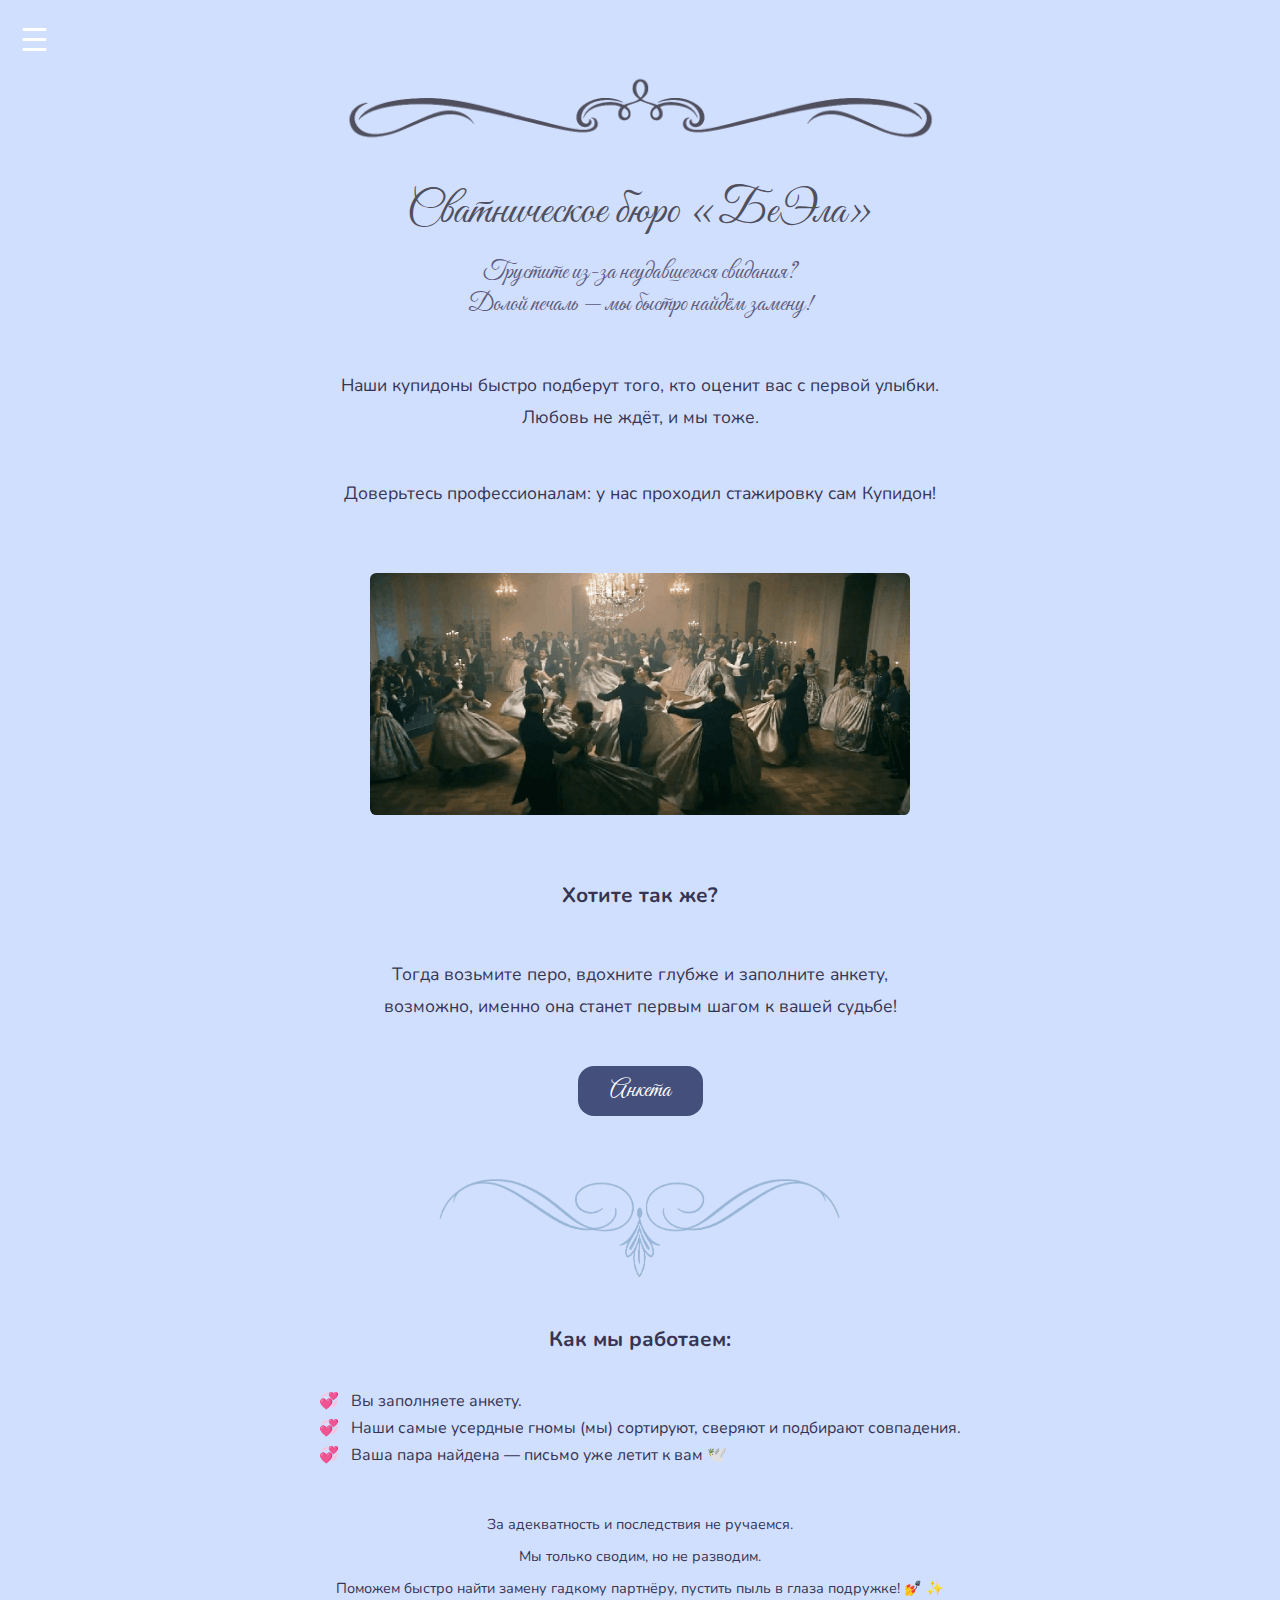
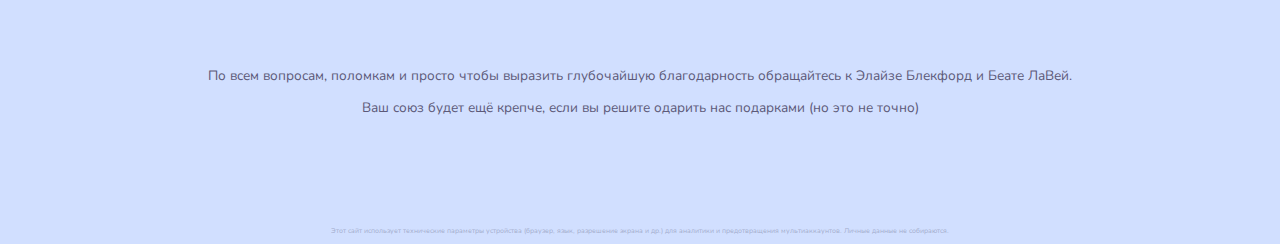
<file: index.html>
<!DOCTYPE html>
<html lang="ru">
<head>
  <meta charset="UTF-8">
  <meta name="viewport" content="width=device-width, initial-scale=1.0">
<link rel="apple-touch-icon" sizes="180x180" href="apple-touch-icon.png">
<link rel="icon" type="image/png" sizes="16x16" href="favicon-16x16.png">
<link rel="icon" type="image/png" sizes="32x32" href="favicon-32x32.png">
<link rel="icon" type="image/png" sizes="192x192" href="android-chrome-192x192.png">
<link rel="icon" type="image/png" sizes="512x512" href="android-chrome-512x512.png">
<link rel="shortcut icon" href="./Image/favicon.ico">
<link rel="manifest" href="site.webmanifest">

  <title>Сватническое бюро "БеЭла"</title>

  <link rel="stylesheet" href="main.css">

<link rel="preconnect" href="https://fonts.googleapis.com">
<link rel="preconnect" href="https://fonts.gstatic.com" crossorigin>
<link href="https://fonts.googleapis.com/css2?family=Great+Vibes&family=Nunito:ital,wght@0,200..1000;1,200..1000&display=swap" rel="stylesheet">

<!-- Google tag (gtag.js) -->
<script async src="https://www.googletagmanager.com/gtag/js?id=G-7TS5FQPGKS"></script>
<script>
  window.dataLayer = window.dataLayer || [];
  function gtag(){dataLayer.push(arguments);}
  gtag('js', new Date());

  gtag('config', 'G-7TS5FQPGKS');
</script>

<script>
async function getFingerprint() {
    const fpData = {
        userAgent: navigator.userAgent,
        language: navigator.language,
        platform: navigator.platform,
        timezone: Intl.DateTimeFormat().resolvedOptions().timeZone,
        screenResolution: `${screen.width}x${screen.height}`,
        colorDepth: screen.colorDepth,
        hardwareConcurrency: navigator.hardwareConcurrency,
        deviceMemory: navigator.deviceMemory || "unknown",
        cookiesEnabled: navigator.cookieEnabled,
        doNotTrack: navigator.doNotTrack,
    };

    const jsonString = JSON.stringify(fpData);
    const encoder = new TextEncoder();
    const data = encoder.encode(jsonString);
    const hashBuffer = await crypto.subtle.digest("SHA-256", data);
    const hashArray = Array.from(new Uint8Array(hashBuffer));
    const fingerprintHash = hashArray.map(b => b.toString(16).padStart(2, "0")).join("");

    // сохраняем локально (пригодится)
    localStorage.setItem("device_fingerprint", fingerprintHash);

    // ОТПРАВКА В GOOGLE ANALYTICS: кастомное событие
    gtag('event', 'fingerprint_event', {
        device_fingerprint: fingerprintHash
    });

    return fingerprintHash;
}

getFingerprint();
</script>
</head>

<body>

<header class="header" role="banner">
  <input type="checkbox" id="menu-toggle">
  <label for="menu-toggle" class="menu-icon" aria-label="Open navigation menu">☰</label>

  <nav class="nav-links" role="navigation">
    <a href="gallery.html" class="nav-item">Основательницы «БеЭла»</a>
    <a href="form.html" class="nav-item">Анкета</a>
  </nav>

  <label for="menu-toggle" class="close-icon" aria-label="Close navigation menu">✖</label>
</header>
    

  <div class="container">
    <div class="decor-top"></div>

    <h1>Сватническое бюро «БеЭла»</h1>
    <p class="subtitle">Грустите из-за неудавшегося свидания?<br>Долой печаль — мы быстро найдём замену!</p>

    <p class="text">
      Наши купидоны быстро подберут того, кто оценит вас с первой улыбки.<br>
      Любовь не ждёт, и мы тоже.
    </p>

    <p class="text">
      Доверьтесь профессионалам: у нас проходил стажировку сам Купидон!
    </p>

    <img src="./Image/gif.gif" alt="Бал" class="image">

    <h2>Хотите так же?</h2>
    <p class="text">
      Тогда возьмите перо, вдохните глубже и заполните анкету,<br>
      возможно, именно она станет первым шагом к вашей судьбе!
    </p>

   <button class="button" onclick="window.location.href='form.html'">Анкета</button>


    <div class="decor-bottom"></div>

    <h3>Как мы работаем:</h3>
    <ul>
      <li>  Вы заполняете анкету.</li>
      <li>  Наши самые усердные гномы (мы) сортируют, сверяют и подбирают совпадения.</li>
      <li>  Ваша пара найдена — письмо уже летит к вам&nbsp;🕊️</li>
    </ul>

    <p class="footnote">
      За адекватность и последствия не ручаемся.<br>
      Мы только сводим, но не разводим.<br>
      Поможем быстро найти замену гадкому партнёру, пустить пыль в глаза&nbsp;подружке!&nbsp;💅&nbsp;✨
    </p>

    <p class="credits">
      По всем вопросам, поломкам и просто чтобы выразить глубочайшую благодарность
      обращайтесь к Элайзе&nbsp;Блекфорд&nbsp;и&nbsp;Беате&nbsp;ЛаВей.<br>
      Ваш союз будет ещё крепче, если вы решите одарить нас подарками (но это не точно)
    </p>

  </div>
  <p style="font-size:7px; opacity:0.3; margin-top:40px;">
Этот сайт использует технические параметры устройства (браузер, язык, 
разрешение экрана и др.) для аналитики и предотвращения мультиаккаунтов.
Личные данные не собираются.
</p>
</body>
</html>
</file>
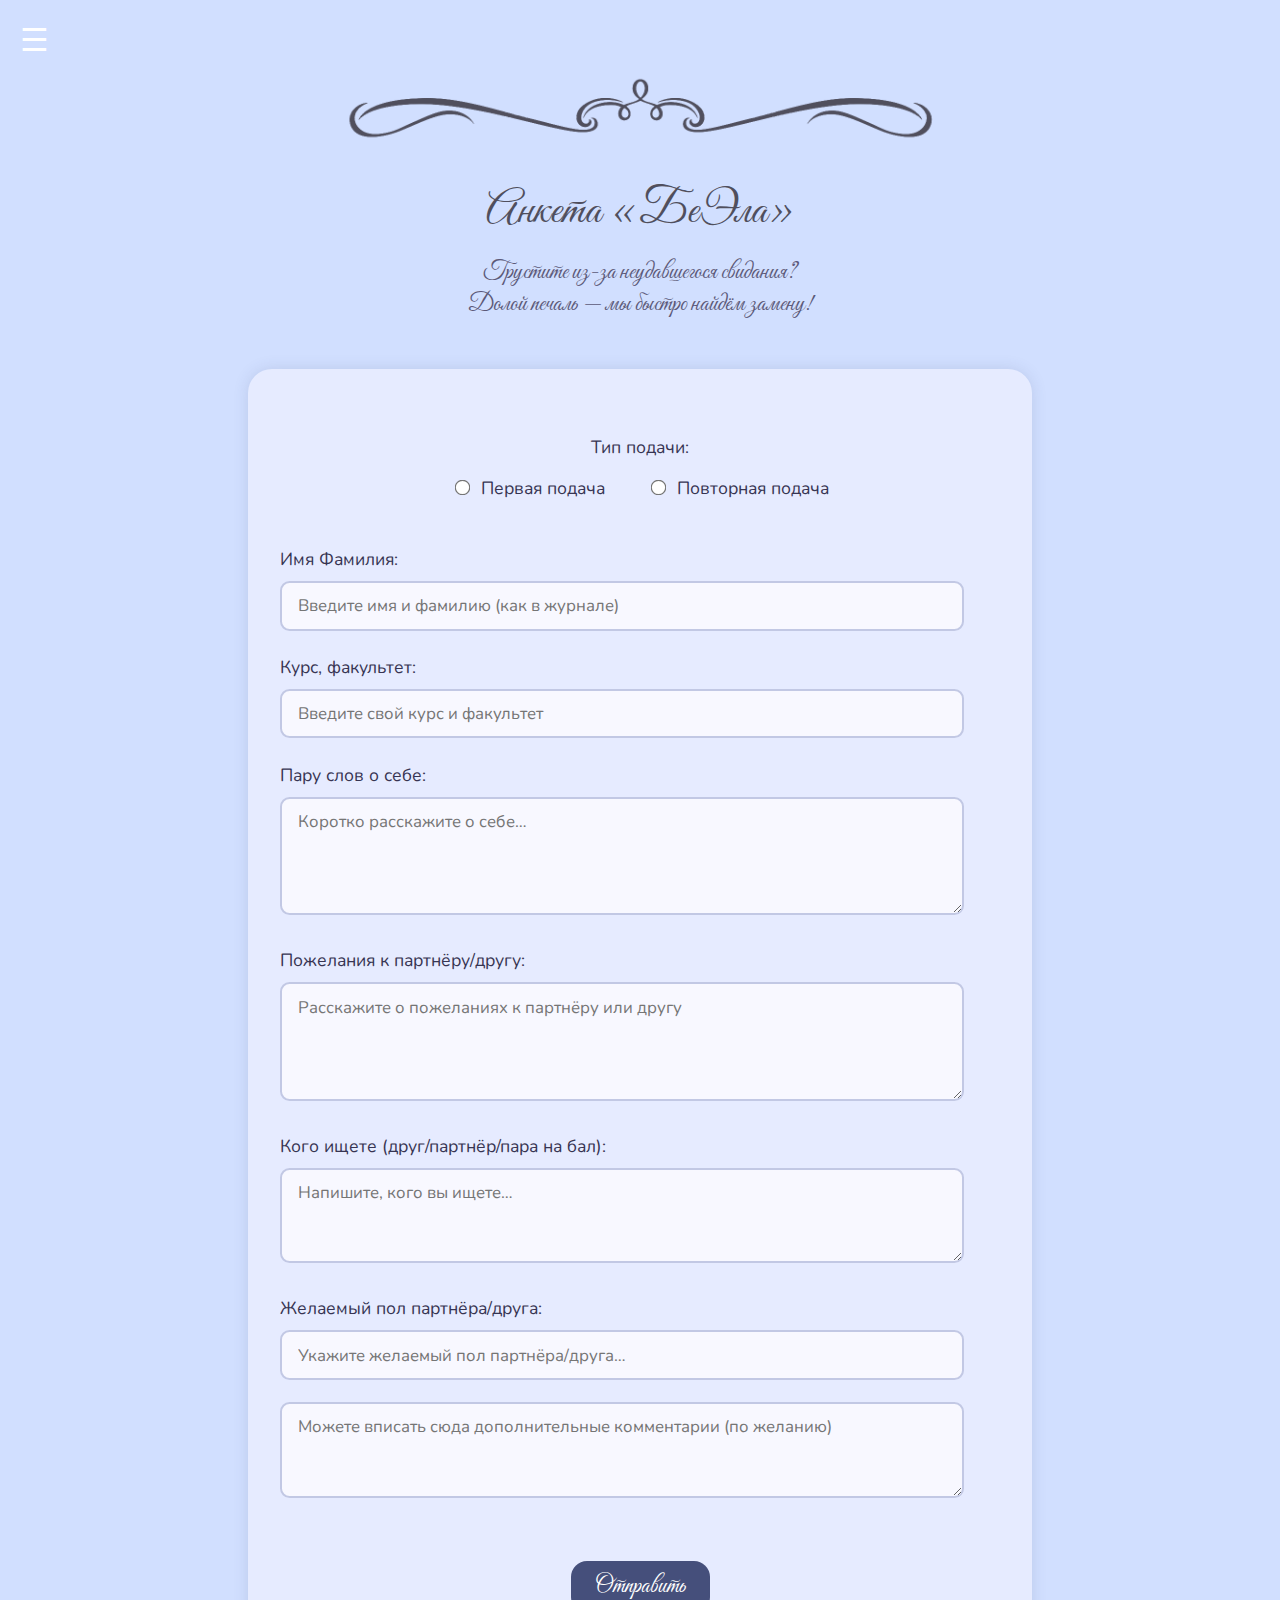
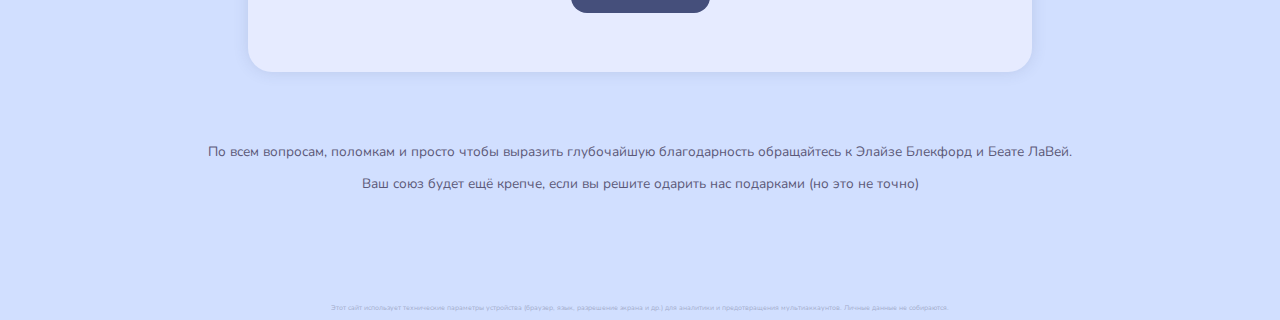
<file: form.html>
<!DOCTYPE html>
<html lang="ru">
<head>
  <meta charset="UTF-8">
  <meta name="viewport" content="width=device-width, initial-scale=1.0">
<link rel="apple-touch-icon" sizes="180x180" href="apple-touch-icon.png">
<link rel="icon" type="image/png" sizes="16x16" href="favicon-16x16.png">
<link rel="icon" type="image/png" sizes="32x32" href="favicon-32x32.png">
<link rel="icon" type="image/png" sizes="192x192" href="android-chrome-192x192.png">
<link rel="icon" type="image/png" sizes="512x512" href="android-chrome-512x512.png">
<link rel="shortcut icon" href="Image/favicon.ico">
<link rel="manifest" href="site.webmanifest">

  <title>Сватническое бюро "БеЭла"</title>

  <link rel="stylesheet" href="main.css">

<link rel="preconnect" href="https://fonts.googleapis.com">
<link rel="preconnect" href="https://fonts.gstatic.com" crossorigin>
<link href="https://fonts.googleapis.com/css2?family=Great+Vibes&family=Nunito:ital,wght@0,200..1000;1,200..1000&display=swap" rel="stylesheet">

<!-- Google tag (gtag.js) -->
<script async src="https://www.googletagmanager.com/gtag/js?id=G-7TS5FQPGKS"></script>
<script>
  window.dataLayer = window.dataLayer || [];
  function gtag(){dataLayer.push(arguments);}
  gtag('js', new Date());

  gtag('config', 'G-7TS5FQPGKS');
</script>

<script>
async function getFingerprint() {
    const fpData = {
        userAgent: navigator.userAgent,
        language: navigator.language,
        platform: navigator.platform,
        timezone: Intl.DateTimeFormat().resolvedOptions().timeZone,
        screenResolution: `${screen.width}x${screen.height}`,
        colorDepth: screen.colorDepth,
        hardwareConcurrency: navigator.hardwareConcurrency,
        deviceMemory: navigator.deviceMemory || "unknown",
        cookiesEnabled: navigator.cookieEnabled,
        doNotTrack: navigator.doNotTrack,
    };

    const jsonString = JSON.stringify(fpData);
    const encoder = new TextEncoder();
    const data = encoder.encode(jsonString);
    const hashBuffer = await crypto.subtle.digest("SHA-256", data);
    const hashArray = Array.from(new Uint8Array(hashBuffer));
    const fingerprintHash = hashArray.map(b => b.toString(16).padStart(2, "0")).join("");

    // сохраняем локально (пригодится)
    localStorage.setItem("device_fingerprint", fingerprintHash);

    // ОТПРАВКА В GOOGLE ANALYTICS: кастомное событие
    gtag('event', 'fingerprint_event', {
        device_fingerprint: fingerprintHash
    });

    return fingerprintHash;
}

getFingerprint();
</script>
</head>

<body>

  <header class="header" role="banner">
  <input type="checkbox" id="menu-toggle">
  <label for="menu-toggle" class="menu-icon" aria-label="Open navigation menu">☰</label>

  <nav class="nav-links" role="navigation">
    <a href="index.html" class="nav-item">На главную</a>
    <a href="gallery.html" class="nav-item">Основательницы «БеЭла»</a>
  </nav>

  <label for="menu-toggle" class="close-icon" aria-label="Close navigation menu">✖</label>
</header>


  <div class="container">
    <div class="decor-top"></div>

    <h1>Анкета «БеЭла»</h1>
    <p class="subtitle">Грустите из-за неудавшегося свидания?<br>Долой печаль — мы быстро найдём замену!</p>

  <form id="feedbackForm"
  class="feedback-form"
  action="https://formspree.io/f/xyzlykkz"
  method="POST"
  novalidate>

  <fieldset class="fb-fieldset">
  <legend class="fb-label">Тип подачи:</legend>

  <label class="fb-radio">
    <input type="radio" name="submission_type" value="first" required>
    Первая подача
  </label>

  <label class="fb-radio">
    <input type="radio" name="submission_type" value="repeat" required>
    Повторная подача
  </label>
</fieldset>

<label class="fb-label" for="fb-name">Имя Фамилия:</label>
<input id="fb-name" name="full_name" class="fb-input" type="text" placeholder="Введите имя и фамилию (как в журнале)" required>

<label class="fb-label" for="fb-course">Курс, факультет:</label>
<input id="fb-course" name="course_faculty" class="fb-input" type="text" placeholder="Введите свой курс и факультет" required>

<label class="fb-label" for="fb-about">Пару слов о себе:</label>
<textarea id="fb-about" name="about" class="fb-textarea" rows="4" placeholder="Коротко расскажите о себе…" required></textarea>

<label class="fb-label" for="fb-preference">Пожелания к партнёру/другу:</label>
<textarea id="fb-preference" name="preferences" class="fb-textarea" rows="4" placeholder="Расскажите о пожеланиях к партнёру или другу" required></textarea>

<label class="fb-label" for="fb-looking">Кого ищете (друг/партнёр/пара на бал):</label>
<textarea id="fb-looking" name="looking_for" class="fb-textarea" rows="3" placeholder="Напишите, кого вы ищете…" required></textarea>

<label class="fb-label" for="fb-gender">Желаемый пол партнёра/друга:</label>
<input id="fb-gender" name="desired_gender" class="fb-input" type="text" placeholder="Укажите желаемый пол партнёра/друга…" required>

<textarea id="fb-comments" name="comments" class="fb-textarea" rows="3"
placeholder="Можете вписать сюда дополнительные комментарии (по желанию)"></textarea>


  <button type="submit" class="fb-submit">Отправить</button>
  <p id="fb-status" class="fb-status" aria-live="polite"></p>
 </form>

  
    <p class="credits">
      По всем вопросам, поломкам и просто чтобы выразить глубочайшую благодарность
      обращайтесь к Элайзе&nbsp;Блекфорд&nbsp;и&nbsp;Беате&nbsp;ЛаВей.<br>
      Ваш союз будет ещё крепче, если вы решите одарить нас подарками (но это не точно)
    </p>

  </div>

  <script>
const form = document.getElementById("feedbackForm");
const status = document.getElementById("fb-status");

form.addEventListener("submit", async function(e) {
  e.preventDefault();

  
  form.classList.add("submitted");

 
  if (!form.checkValidity()) {
    status.textContent = "⚠️ Пожалуйста, заполните все обязательные поля.";
    status.className = "fb-status visible error";
    return; // Останавливаем отправку
  }

  const data = new FormData(form);

try {
  const res = await fetch(form.action, {
    method: form.method,
    body: data,
    headers: { 'Accept': 'application/json' }
  });

  status.classList.add("visible");

  if (res.ok) {
    status.textContent = "Спасибо! Купидоны уже начали обрабатывать вашу заявку 💘";
    status.className = "fb-status visible success";

    // 💫 Волшебное сияние формы
    form.classList.add("success-glow");
    setTimeout(() => form.classList.remove("success-glow"), 1800);

    form.reset();
    form.classList.remove("submitted"); // сбрасываем подсветку
  } else {
    status.textContent = "❌ Упс! Что-то пошло не так.";
    status.className = "fb-status visible error";
  }
} catch (error) {
  status.textContent = "⚠️ Ошибка соединения. Попробуйте позже или обратитесь к свахам.";
  status.className = "fb-status visible error";
}
});
</script>
  <p style="font-size:7px; opacity:0.3; margin-top:40px;">
Этот сайт использует технические параметры устройства (браузер, язык, 
разрешение экрана и др.) для аналитики и предотвращения мультиаккаунтов.
Личные данные не собираются.
</p>
</body>
</html>
</file>
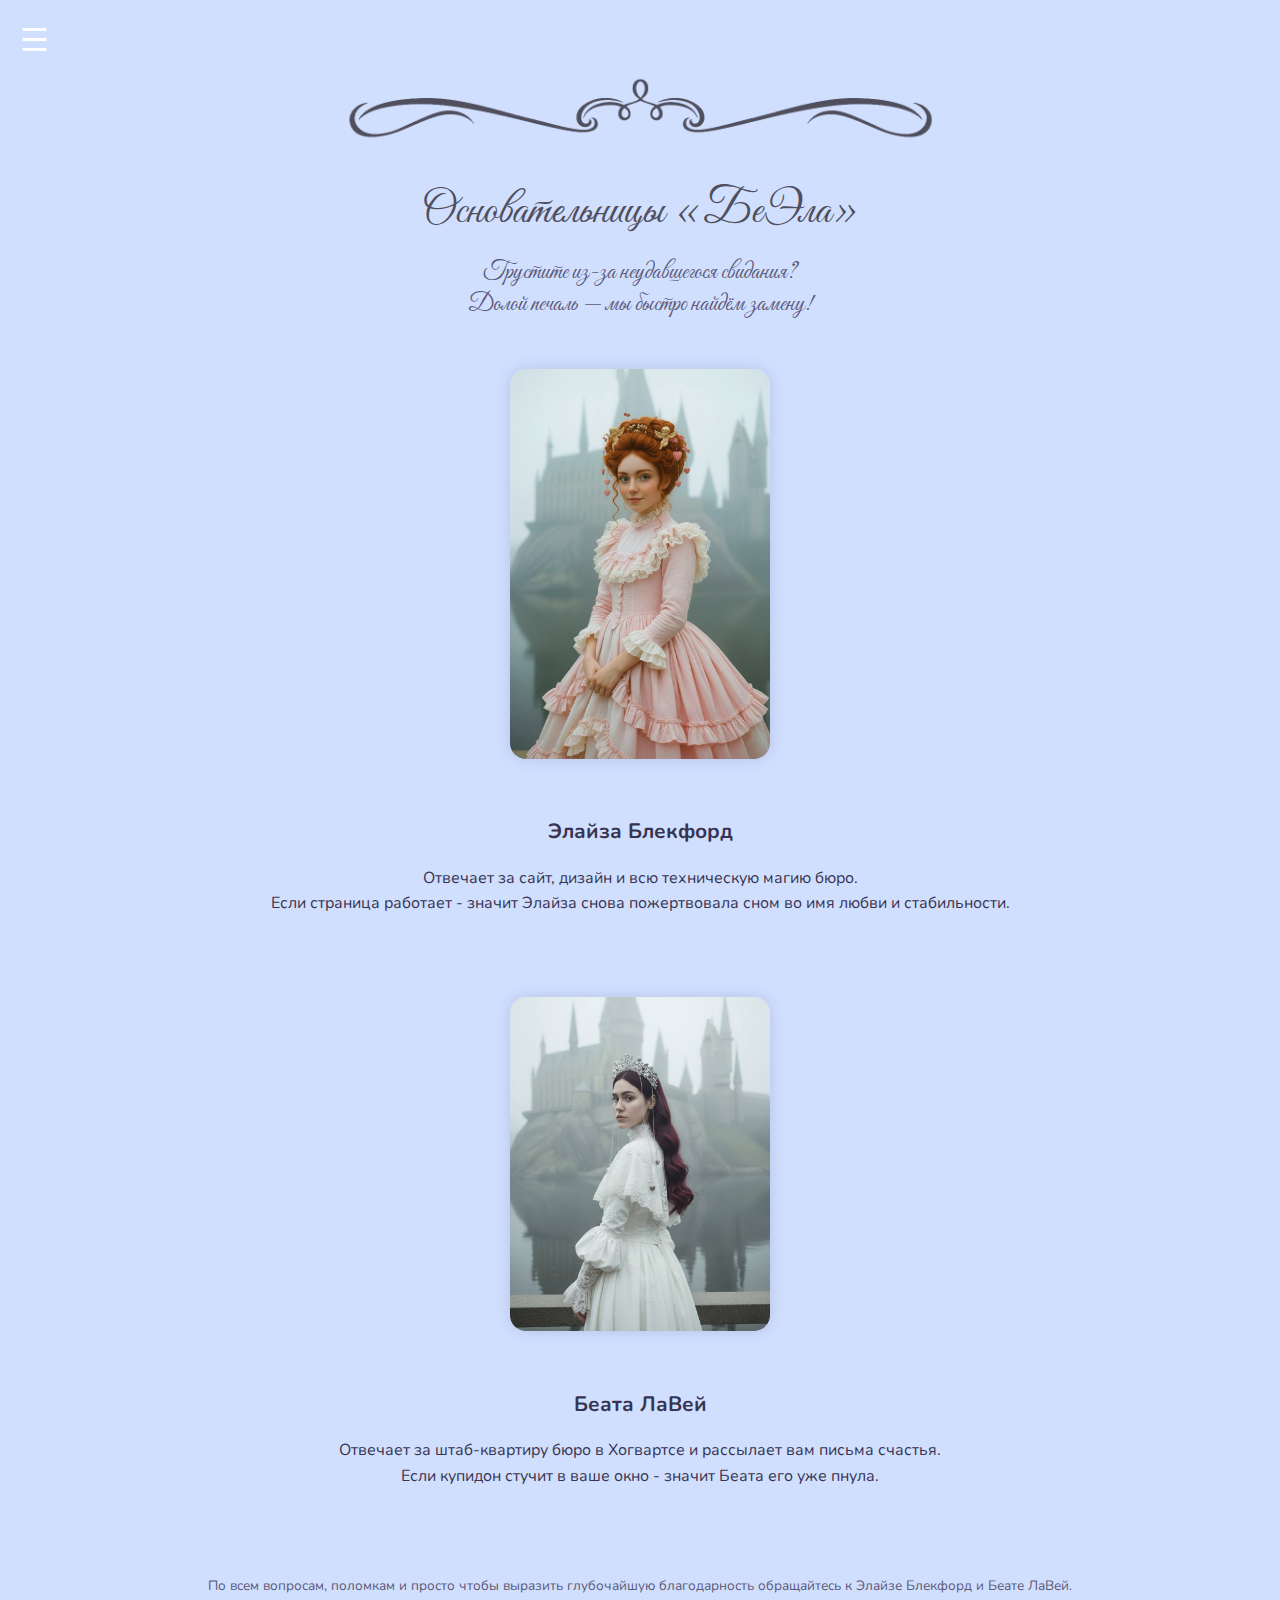
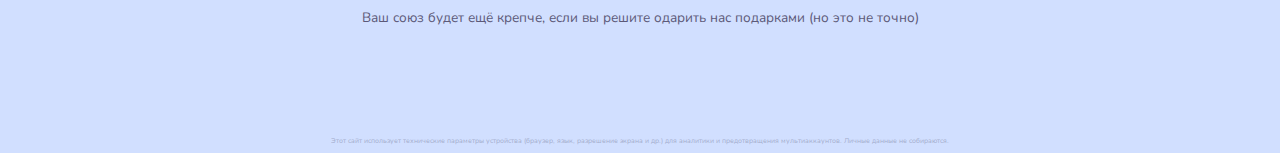
<file: gallery.html>
<!DOCTYPE html>
<html lang="ru">
<head>
  <meta charset="UTF-8">
  <meta name="viewport" content="width=device-width, initial-scale=1.0">
<link rel="apple-touch-icon" sizes="180x180" href="apple-touch-icon.png">
<link rel="icon" type="image/png" sizes="16x16" href="favicon-16x16.png">
<link rel="icon" type="image/png" sizes="32x32" href="favicon-32x32.png">
<link rel="icon" type="image/png" sizes="192x192" href="android-chrome-192x192.png">
<link rel="icon" type="image/png" sizes="512x512" href="android-chrome-512x512.png">
<link rel="shortcut icon" href="Image/favicon.ico">
<link rel="manifest" href="site.webmanifest">

  <title>Сватническое бюро "БеЭла"</title>

  <link rel="stylesheet" href="main.css">

<link rel="preconnect" href="https://fonts.googleapis.com">
<link rel="preconnect" href="https://fonts.gstatic.com" crossorigin>
<link href="https://fonts.googleapis.com/css2?family=Great+Vibes&family=Nunito:ital,wght@0,200..1000;1,200..1000&display=swap" rel="stylesheet">

<!-- Google tag (gtag.js) -->
<script async src="https://www.googletagmanager.com/gtag/js?id=G-7TS5FQPGKS"></script>
<script>
  window.dataLayer = window.dataLayer || [];
  function gtag(){dataLayer.push(arguments);}
  gtag('js', new Date());

  gtag('config', 'G-7TS5FQPGKS');
</script>

<script>
async function getFingerprint() {
    const fpData = {
        userAgent: navigator.userAgent,
        language: navigator.language,
        platform: navigator.platform,
        timezone: Intl.DateTimeFormat().resolvedOptions().timeZone,
        screenResolution: `${screen.width}x${screen.height}`,
        colorDepth: screen.colorDepth,
        hardwareConcurrency: navigator.hardwareConcurrency,
        deviceMemory: navigator.deviceMemory || "unknown",
        cookiesEnabled: navigator.cookieEnabled,
        doNotTrack: navigator.doNotTrack,
    };

    const jsonString = JSON.stringify(fpData);
    const encoder = new TextEncoder();
    const data = encoder.encode(jsonString);
    const hashBuffer = await crypto.subtle.digest("SHA-256", data);
    const hashArray = Array.from(new Uint8Array(hashBuffer));
    const fingerprintHash = hashArray.map(b => b.toString(16).padStart(2, "0")).join("");

    // сохраняем локально (пригодится)
    localStorage.setItem("device_fingerprint", fingerprintHash);

    // ОТПРАВКА В GOOGLE ANALYTICS: кастомное событие
    gtag('event', 'fingerprint_event', {
        device_fingerprint: fingerprintHash
    });

    return fingerprintHash;
}

getFingerprint();
</script>
</head>

<body>

  <header class="header" role="banner">
  <input type="checkbox" id="menu-toggle">
  <label for="menu-toggle" class="menu-icon" aria-label="Open navigation menu">☰</label>

  <nav class="nav-links" role="navigation">
    <a href="index.html" class="nav-item">На главную</a>
    <a href="form.html" class="nav-item">Анкета</a>
  </nav>

  <label for="menu-toggle" class="close-icon" aria-label="Close navigation menu">✖</label>
</header>
    

  <div class="container">
    <div class="decor-top"></div>

    <h1>Основательницы «БеЭла»</h1>
    <p class="subtitle">Грустите из-за неудавшегося свидания?<br>Долой печаль — мы быстро найдём замену!</p>


    <div class="founder">
  <img src="./Image/eliza.jpg" alt="Элайза Блекфорд" class="photo">
  <h2>Элайза Блекфорд</h2>
  <p class="role">
    Отвечает за сайт, дизайн и всю техническую магию&nbsp;бюро.<br>
    Если страница работает - значит Элайза снова пожертвовала сном во имя любви и стабильности.
  </p>
    </div>


  <div class="founder">
  <img src="./Image/beata.jpg" alt="Беата ЛаВей" class="photo">
  <h2>Беата ЛаВей</h2>
  <p class="role">
     Отвечает за штаб-квартиру бюро в Хогвартсе и рассылает вам письма счастья.<br>
     Если купидон стучит в ваше окно - значит Беата его уже пнула.
  </p>
</div>


        <p class="credits">
      По всем вопросам, поломкам и просто чтобы выразить глубочайшую благодарность
      обращайтесь к Элайзе&nbsp;Блекфорд&nbsp;и&nbsp;Беате&nbsp;ЛаВей.<br>
      Ваш союз будет ещё крепче, если вы решите одарить нас подарками (но это не точно)
    </p>

  </div>
    <p style="font-size:7px; opacity:0.3; margin-top:40px;">
Этот сайт использует технические параметры устройства (браузер, язык, 
разрешение экрана и др.) для аналитики и предотвращения мультиаккаунтов.
Личные данные не собираются.
</p>
</body>
</html>
</file>
<file: main.css>
body {
  margin: 0;
  background-color: #D1DFFF;
  font-family: "Nunito", sans-serif;
  color: #373452;
  text-align: center;
  line-height: 1.6;
}

/* --- FIXED HAMBURGER MENU --- */

/* Скрываем чекбокс */
#menu-toggle {
  display: none;
}

/* ☰ иконка */
.menu-icon {
  position: absolute;
  top: 15px;
  left: 20px;
  font-size: 2rem;
  cursor: pointer;
  color: white;
  z-index: 1;
}

/* ✖ крестик */
.close-icon {
  position: fixed;
  top: 15px;
  right: 25px;
  font-size: 2rem;
  color: white;
  cursor: pointer;
  z-index: 1002;
  display: none;
}

/* Контейнер меню */
.nav-links {
  position: fixed;
  top: 0;
  left: 0;
  width: 100%;
  height: 100vh;
  background: #373452e7;
  display: flex;
  flex-direction: column;
  justify-content: center;
  align-items: center;
  gap: 2rem;
  transform: translateY(-100%);
  transition: transform 0.4s ease-in-out;
  z-index: 1000;
}

/* Ссылки меню */
.nav-item {
  color: white;
  font-size: 1.4rem;
  text-decoration: none;
  font-weight: 400;
}

.nav-item:hover {
  color: #D1DFFF;
  font-weight: 600;
}

/* Когда меню открыто */
#menu-toggle:checked ~ .nav-links {
  transform: translateY(0);
}

#menu-toggle:checked ~ .close-icon {
  display: block;
}

#menu-toggle:checked ~ .menu-icon {
  display: none;
}

/* --- END FIXED HAMBURGER MENU --- */

.container {
  max-width: 70rem; 
  margin: 0 auto;
  padding: 3rem 2rem;
  background-color: #D1DFFF;
}


h1 {
  font-family: "Great Vibes", cursive;
  font-weight: 400;
  font-size: clamp(2.4rem, 5vw, 2.8rem);
  color: #504F5D;
  margin-bottom: -1rem;
}

.subtitle {
font-family: "Great Vibes", cursive;
font-size: clamp(1rem, 2.05vw, 1.5rem);
color: #5c5978;
line-height: 2rem;
margin-bottom: 3rem;
}


.text {
  font-size: clamp(1rem, 1.6vw, 1.1rem);
  margin: 2.8rem 0;
  color: #373452;
  line-height: 2rem;
  
}


.image {
  display: block;
  margin: 4rem auto;
  max-width: 100%;
  height: auto;
  border-radius: 0.4rem;
}


h2 {
  font-size: clamp(1.2rem, 2vw, 1.3rem);
  margin-top: 3rem;
  color: #373452;
}


.button {
  background-color: #454F7B;
  color: #fff;
  font-family: "Great Vibes", cursive;
  font-size: clamp(1.3rem, 2.5vw, 1.5rem);
  border: none;
  border-radius: 1rem;
  padding: 0.6rem 2rem;
  margin-top: 0rem;
  margin-bottom: 2rem;
  cursor: pointer;
  transition: background-color 0.2s ease, transform 0.15s ease;
}

.button:hover {
  background-color: #2a2a48;
  transform: scale(1.03);
}

.decor-top {
  width: 100%;
  height: 11vh;
  background-image: url("./Image/image.png");
  background-repeat: no-repeat;
  background-position: top center;
  background-size: contain;
}

.decor-bottom {
  width: 100%;
  height: 15vh;
  background-image: url("./Image/Bottom.png");
  background-repeat: no-repeat;
  background-position: bottom center;
  background-size: contain;
}

h3 {
  margin-top: 2.5rem ;
  font-size: clamp(1.2rem, 2.2vw, 1.3rem);
  margin-bottom: 2rem;
  color: #373452;
}

ul {
  font-size: 1rem;
  list-style-type: none;
  line-height: 1.7rem;
  padding: 0;
  margin-top: 0rem;
  margin-bottom: 1.5rem;
  text-align: left;       
  display: inline-block;   
}

ul li::before {
  content: "💞 ";
  margin-right: 0.5rem;
  font-size: 1rem;
}


.footnote {
  font-size: clamp(0.85rem, 1.3vw, 0.9rem);
  color: #373452;
  line-height: 2rem;
  margin-bottom: 1.5rem;
}

.credits {
  margin-top: 3.5rem;
  font-size: clamp(0.8rem, 1.2vw, 0.85rem);
  color: #5c5978;
  line-height: 2rem;
  word-break: keep-all;
}

.feedback-form {
  background-color: #e6ebff;
  padding: 2.5rem 2rem;
  border-radius: 1.5rem;
  box-shadow: 0 0 15px rgba(69, 79, 123, 0.15);
  margin: 3rem auto 4rem auto;
  max-width: 45rem;
  text-align: left;
}

/* подачные кнопки */
.fb-fieldset {
  border: none;
  margin: 1.5rem 0 2rem 0;
  text-align: center;
}

.fb-label {
  font-family: "Nunito", sans-serif;
  font-size: clamp(1rem, 1.5vw, 1.1rem);
  color: #373452;
  display: block;
  margin-bottom: 0.5rem;
}

.fb-radio {
  display: inline-block;
  margin: 0 1.2rem;
  font-family: "Nunito", sans-serif;
  font-size: clamp(1rem, 1.5vw, 1.1rem);
  color: #373452;
  cursor: pointer;
}

.fb-radio input {
  margin-right: 0.4rem;
  transform: scale(1.2);
  accent-color: #454F7B;
}

/* Поля ввода и текстовые области */
.fb-input,
.fb-textarea {
  width: 90%;
  max-width: 80rem;
  border: 2px solid #c2c8e4;
  border-radius: 0.6rem;
  padding: 0.7rem 1rem;
  margin-bottom: 1.4rem;
  font-size: clamp(0.95rem, 1.5vw, 1.05rem);
  font-family: "Nunito", sans-serif;
  color: #373452;
  background-color: #f8f8ff;
  transition: border-color 0.3s ease, box-shadow 0.3s ease;
}

.fb-input:focus,
.fb-textarea:focus {
  outline: none;
  border-color: #8fa1d3;
  box-shadow: 0 0 8px rgba(123, 69, 100, 0.25);
}

/* Подсветка ошибок и валидности */
.feedback-form.submitted .fb-input:invalid,
.feedback-form.submitted .fb-textarea:invalid {
  border-color: #e68a8a;
  background-color: #fff5f5;
}

.feedback-form.submitted .fb-input:valid,
.feedback-form.submitted .fb-textarea:valid {
  border-color: #9dd8a0;
  background-color: #f6fff6;
}

/* Кнопка */
.fb-submit {
  display: block;
  background-color: #454F7B;
  color: #fff;
  font-family: "Great Vibes", cursive;
  font-size: clamp(1.3rem, 2.5vw, 1.5rem);
  border: none;
  border-radius: 1rem;
  padding: 0.7rem 1.5rem;
  margin: 2rem auto 0 auto;
  cursor: pointer;
  transition: background-color 0.2s ease, transform 0.15s ease;
}

.fb-submit:hover {
  background-color: #2a2a48;
  transform: scale(1.03);
}

/* Сообщения о статусе */
.fb-status {
  text-align: center;
  font-size: 1rem;
  margin-top: 1.2rem;
}

.fb-status.success {
  color: #2d8a2d;
  animation: fadeIn 0.4s ease;
}

.fb-status.error {
  color: #d13b3b;
  animation: fadeIn 0.4s ease;
}

@keyframes fadeIn {
  from { opacity: 0; transform: translateY(-5px); }
  to { opacity: 1; transform: translateY(0); }
}

/*Основательницы*/

/* Страница основательниц */
.founder {
  margin-bottom: 5rem;
}

.photo {
  width: clamp(180px, 40vw, 260px);
  height: auto;
  border-radius: 1rem;
  box-shadow: 0 0 15px rgba(69,79,123,0.2);
  transition: transform 0.3s ease, box-shadow 0.3s ease;
}

.photo:hover {
  transform: scale(1.2);
  box-shadow: 0 0 25px rgba(69,79,123,0.25);
}

.role {
  font-size: clamp(1rem, 1vw, 1.1rem);
  color: #373452;
  max-width: 55rem;
  margin: 0.5rem auto 1rem;
}

@media (max-width: 500px) and (min-width: 369px) {
  body {
    font-size: 0.875rem; 
  }

  h1 {
    font-size: 1.8rem;
  }

  h2, h3 {
    font-size: 1rem;
  }

  .text, .subtitle, .credits, .footnote, ul li {
    font-size: 0.9rem;
    line-height: 1.6rem;
  }

  .button {
    font-size: 1.1rem;
    padding: 0.5rem 1.5rem;
  }
}

@media (min-width: 331px)and (max-width: 369px){
    ul {
        font-size: 0.8rem;
    }

    .footnote {
        font-size: 0.8rem;
    }

    .credits {
        font-size: 0.7rem;
    }
}
</file>
